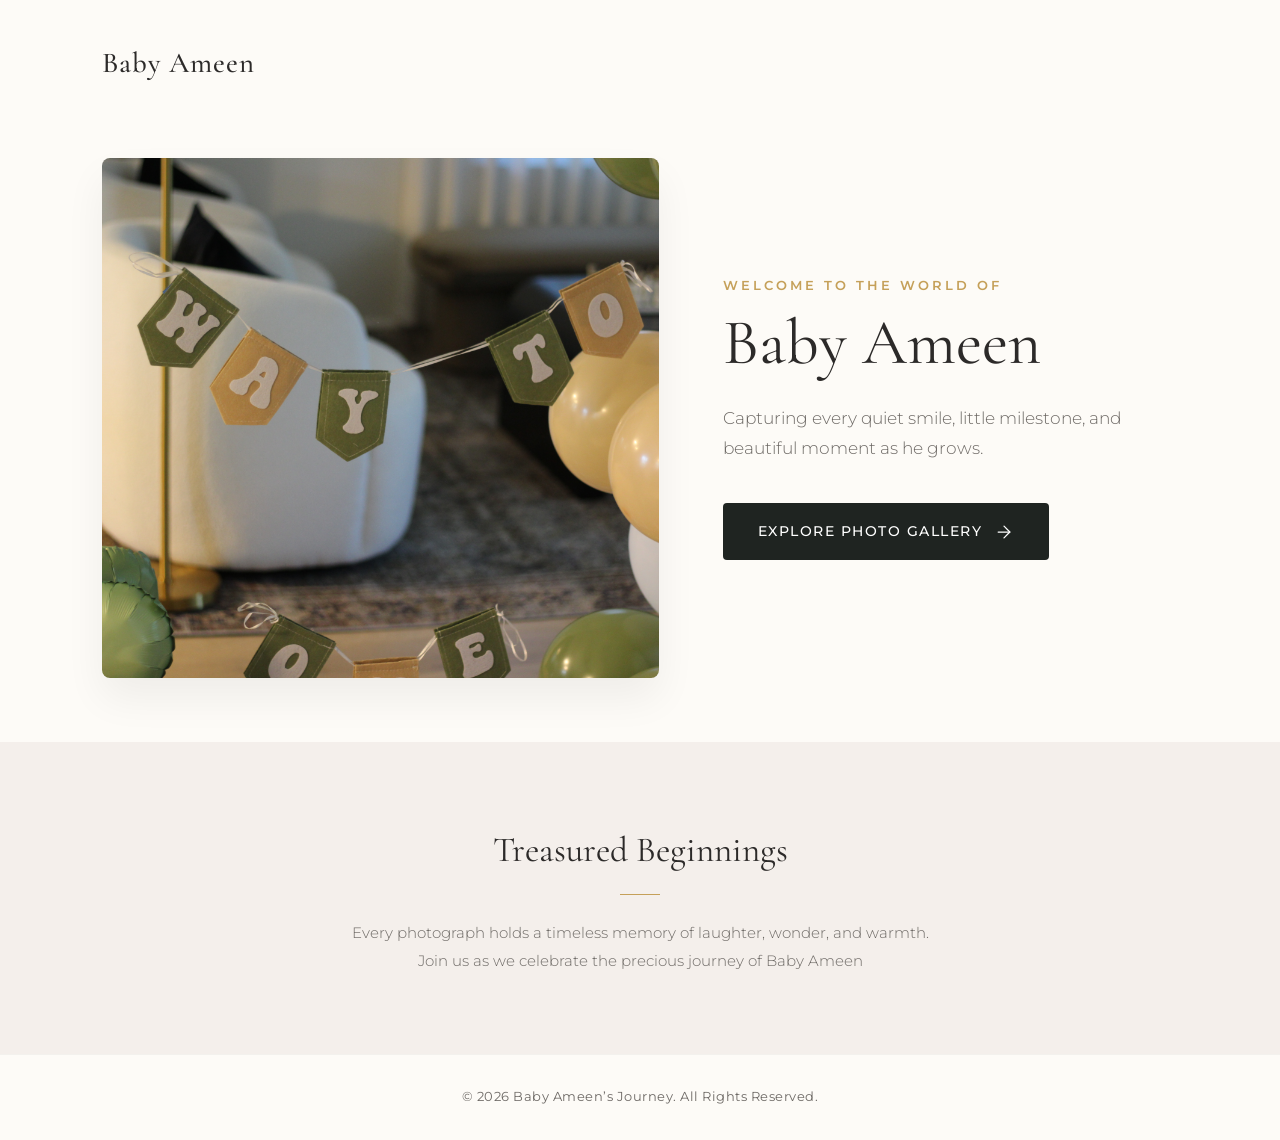
<file: index.html>
<!DOCTYPE html>
<html lang="en">
<head>
    <meta charset="UTF-8">
    <meta name="viewport" content="width=device-width, initial-scale=1.0">
    <title>Baby Ameen | Precious Moments</title>
    <!-- Google Fonts for High-Class Typography -->
    <link rel="preconnect" href="https://fonts.googleapis.com">
    <link rel="preconnect" href="https://fonts.gstatic.com" crossorigin>
    <link href="https://fonts.googleapis.com/css2?family=Cormorant+Garamond:ital,wght@0,400;0,500;0,600;1,400&family=Montserrat:wght@300;400;500;600&display=swap" rel="stylesheet">
    <link rel="stylesheet" href="style.css">
</head>
<body>

    <div class="page-container">
        <!-- Elegant Header & Navigation -->
        <header class="navbar">
            <div class="logo">
                <a href="#">Baby Ameen</a>
            </div>
            <nav>
                <ul class="nav-links">
                  
                </ul>
            </nav>
        </header>

        <!-- Main Hero Section -->
        <main class="hero-section">
            <div class="hero-image-wrapper">
                <img src="amin_hero.JPG" alt="Baby Amin Hero" class="hero-image">
                <div class="image-overlay"></div>
            </div>

            <div class="hero-content">
                <span class="subheading">Welcome to the World of</span>
                <h1 class="main-heading">Baby Ameen</h1>
                <p class="tagline">Capturing every quiet smile, little milestone, and beautiful moment as he grows.</p>
                
                <div class="action-container">
                    <a href="gallery.html" class="btn-primary">
                        <span>Explore Photo Gallery</span>
                        <svg class="arrow-icon" xmlns="http://www.w3.org/2000/svg" width="20" height="20" viewBox="0 0 24 24" fill="none" stroke="currentColor" stroke-width="1.5" stroke-linecap="round" stroke-linejoin="round">
                            <line x1="5" y1="12" x2="19" y2="12"></line>
                            <polyline points="12 5 19 12 12 19"></polyline>
                        </svg>
                    </a>
                </div>
            </div>
        </main>

        <!-- Brief Story Highlight Section -->
        <section id="about" class="story-section">
            <div class="story-content">
                <h2>Treasured Beginnings</h2>
                <div class="divider"></div>
                <p>Every photograph holds a timeless memory of laughter, wonder, and warmth. Join us as we celebrate the precious journey of Baby Ameen</p>
            </div>
        </section>

        <!-- Refined Footer -->
        <footer class="site-footer">
            <div class="footer-content">
                <p class="copyright">&copy; 2026 Baby Ameen’s Journey. All Rights Reserved.</p>
            </div>
        </footer>
    </div>

</body>
</html>
</file>
<file: style.css>
/* ==========================================================================
   Base Styles & Reset
   ========================================================================== */
*, *::before, *::after {
    margin: 0;
    padding: 0;
    box-sizing: border-box;
}

:root {
    --bg-primary: #FDFBF7;       /* Soft alabaster white */
    --bg-secondary: #F4EFEB;     /* Warm neutral grey-beige */
    --text-primary: #2C2A29;     /* Deep charcoal */
    --text-secondary: #6E6A66;   /* Muted warm grey */
    --accent-gold: #C5A059;      /* Subtle muted gold */
    --accent-dark: #1F2421;      /* Deep midnight tint */
    --font-serif: 'Cormorant Garamond', Georgia, serif;
    --font-sans: 'Montserrat', sans-serif;
    --transition-smooth: all 0.4s cubic-bezier(0.25, 1, 0.5, 1);
}

body {
    background-color: var(--bg-primary);
    color: var(--text-primary);
    font-family: var(--font-sans);
    line-height: 1.6;
    -webkit-font-smoothing: antialiased;
}

.page-container {
    display: flex;
    flex-direction: column;
    min-height: 100vh;
}

/* ==========================================================================
   Navigation Header
   ========================================================================== */
.navbar {
    display: flex;
    justify-content: space-between;
    align-items: center;
    padding: 2.5rem 8%;
    background-color: transparent;
}

.logo a {
    font-family: var(--font-serif);
    font-size: 1.8rem;
    font-weight: 500;
    letter-spacing: 1px;
    color: var(--text-primary);
    text-decoration: none;
    transition: var(--transition-smooth);
}

.logo a:hover {
    color: var(--accent-gold);
}

.nav-links {
    display: flex;
    list-style: none;
    gap: 2.5rem;
}

.nav-links a {
    text-decoration: none;
    color: var(--text-secondary);
    font-size: 0.85rem;
    font-weight: 500;
    letter-spacing: 2px;
    text-transform: uppercase;
    transition: var(--transition-smooth);
    position: relative;
}

.nav-links a::after {
    content: '';
    position: absolute;
    width: 0%;
    height: 1px;
    bottom: -4px;
    left: 0;
    background-color: var(--accent-gold);
    transition: var(--transition-smooth);
}

.nav-links a:hover,
.nav-links a.active {
    color: var(--text-primary);
}

.nav-links a:hover::after,
.nav-links a.active::after {
    width: 100%;
}

/* ==========================================================================
   Hero Section
   ========================================================================== */
.hero-section {
    display: grid;
    grid-template-columns: 1.1fr 0.9fr;
    align-items: center;
    padding: 2rem 8% 4rem;
    gap: 4rem;
    flex: 1;
}

.hero-image-wrapper {
    position: relative;
    border-radius: 8px;
    overflow: hidden;
    box-shadow: 0 20px 40px rgba(0, 0, 0, 0.06);
}

.hero-image {
    width: 100%;
    height: 520px;
    object-fit: cover;
    display: block;
    transition: transform 0.8s ease;
}

.hero-image-wrapper:hover .hero-image {
    transform: scale(1.02);
}

.hero-content {
    display: flex;
    flex-direction: column;
    justify-content: center;
}

.subheading {
    font-family: var(--font-sans);
    font-size: 0.8rem;
    font-weight: 600;
    letter-spacing: 3px;
    text-transform: uppercase;
    color: var(--accent-gold);
    margin-bottom: 0.75rem;
}

.main-heading {
    font-family: var(--font-serif);
    font-size: 4rem;
    font-weight: 400;
    line-height: 1.1;
    color: var(--text-primary);
    margin-bottom: 1.5rem;
}

.tagline {
    font-size: 1.05rem;
    color: var(--text-secondary);
    font-weight: 300;
    line-height: 1.8;
    margin-bottom: 2.5rem;
    max-width: 440px;
}

/* CTA Button */
.btn-primary {
    display: inline-flex;
    align-items: center;
    gap: 12px;
    background-color: var(--accent-dark);
    color: #FFFFFF;
    padding: 1.1rem 2.2rem;
    border-radius: 4px;
    text-decoration: none;
    font-size: 0.85rem;
    font-weight: 500;
    letter-spacing: 1.5px;
    text-transform: uppercase;
    transition: var(--transition-smooth);
    width: fit-content;
}

.btn-primary .arrow-icon {
    transition: transform 0.3s ease;
}

.btn-primary:hover {
    background-color: var(--accent-gold);
    box-shadow: 0 10px 20px rgba(197, 160, 89, 0.2);
}

.btn-primary:hover .arrow-icon {
    transform: translateX(4px);
}

/* ==========================================================================
   Story Highlight Section
   ========================================================================== */
.story-section {
    background-color: var(--bg-secondary);
    padding: 5rem 8%;
    text-align: center;
}

.story-content {
    max-width: 600px;
    margin: 0 auto;
}

.story-content h2 {
    font-family: var(--font-serif);
    font-size: 2.2rem;
    font-weight: 400;
    color: var(--text-primary);
    margin-bottom: 1rem;
}

.divider {
    width: 40px;
    height: 1px;
    background-color: var(--accent-gold);
    margin: 0 auto 1.5rem;
}

.story-content p {
    font-size: 0.95rem;
    color: var(--text-secondary);
    font-weight: 300;
    line-height: 1.8;
}

/* ==========================================================================
   Footer
   ========================================================================== */
.site-footer {
    padding: 2rem 8%;
    text-align: center;
    background-color: var(--bg-primary);
    border-top: 1px solid rgba(0, 0, 0, 0.04);
}

.footer-content .copyright {
    font-size: 0.8rem;
    color: var(--text-secondary);
    letter-spacing: 0.5px;
}

/* ==========================================================================
   Responsive Design
   ========================================================================== */
@media (max-width: 900px) {
    .navbar {
        flex-direction: column;
        gap: 1.5rem;
        padding: 2rem 5%;
    }

    .hero-section {
        grid-template-columns: 1fr;
        padding: 1rem 5% 3rem;
        gap: 2.5rem;
    }

    .hero-image {
        height: 380px;
    }

    .main-heading {
        font-size: 3rem;
    }

    .hero-content {
        align-items: center;
        text-align: center;
    }

    .tagline {
        max-width: 100%;
    }
}
</file>
